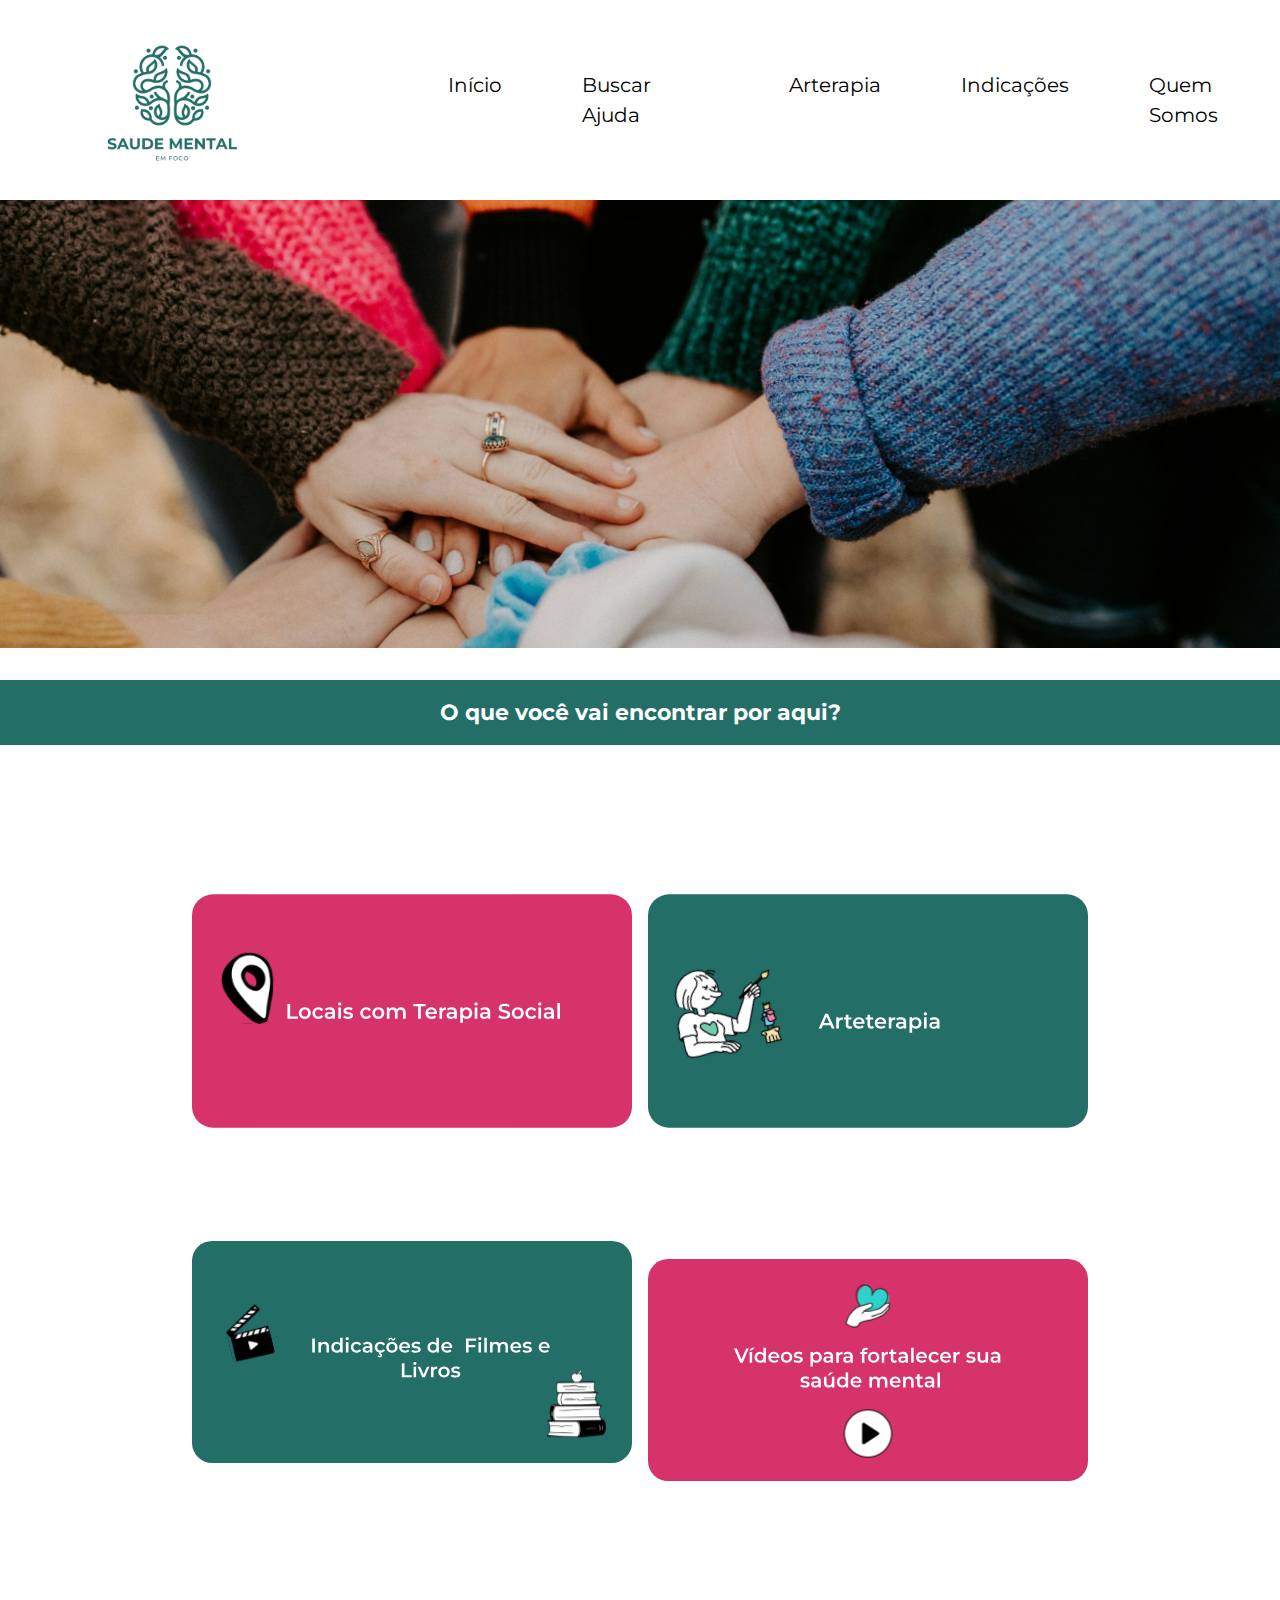
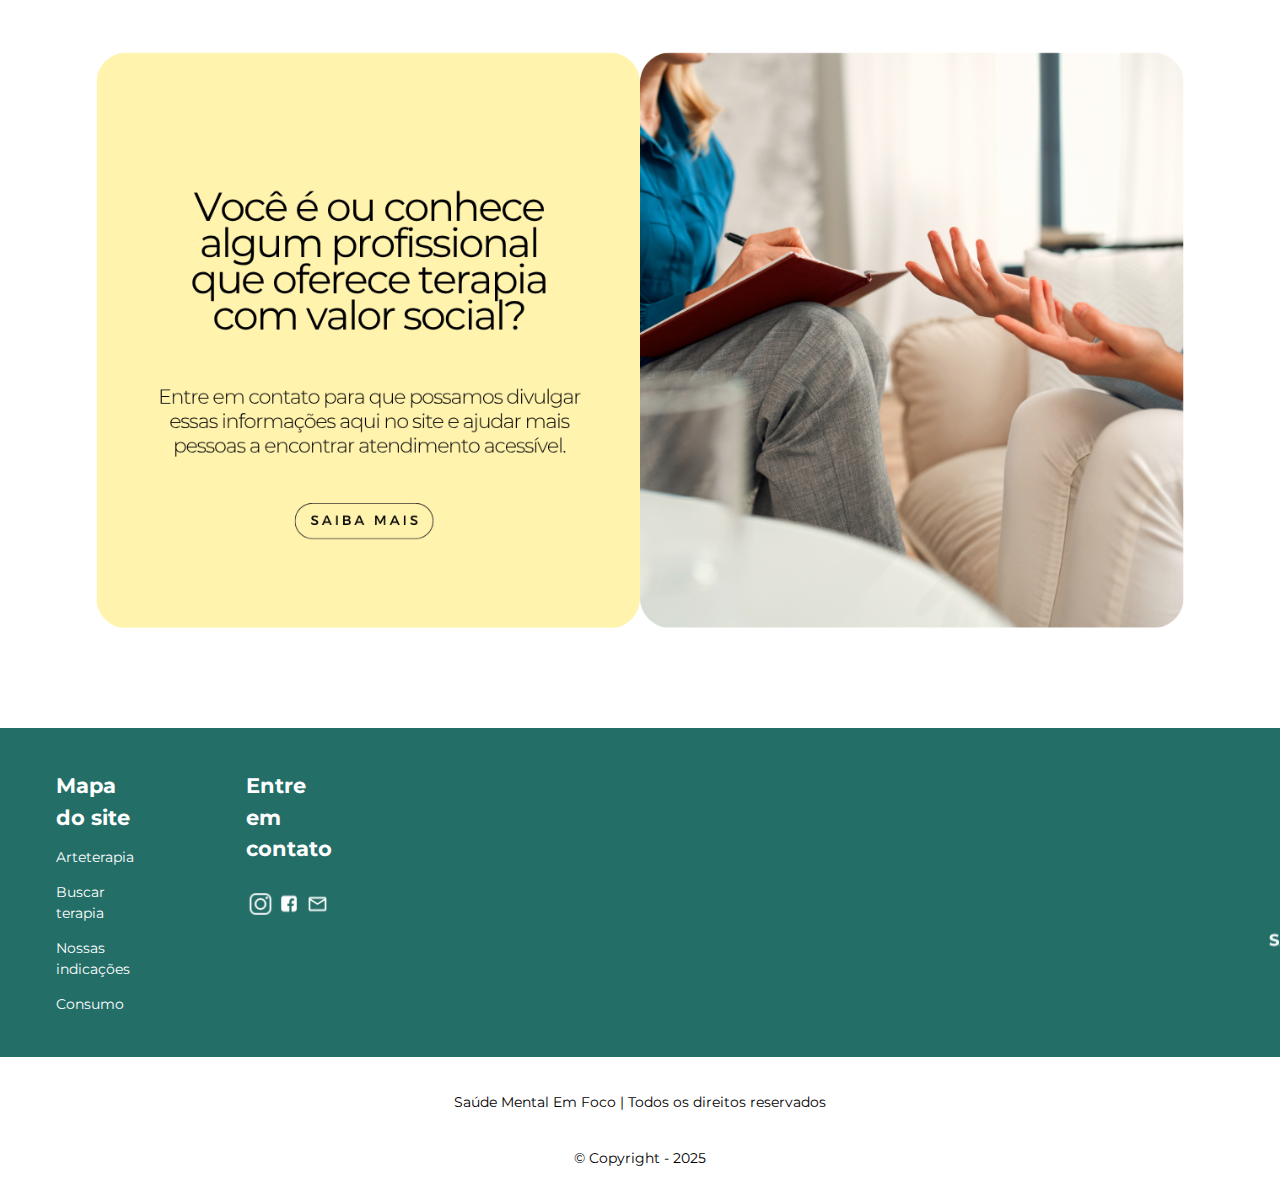
<file: index.html>
<!DOCTYPE html>
<html lang="pt-BR">
<head>
    <meta charset="UTF-8">
    <meta name="viewport" content="width=device-width, initial-scale=1.0">
    <title>Saúde Mental Em Foco</title>
    <link rel="stylesheet" href="/src/styles/reset.css">
    <link rel="stylesheet" href="src/styles/style.css">
    

</head>
<body>

    <header>

        <!-- header mobile -->

        <div class="container__cabecalho" id="inicio">
        
            <img src="src/imagens/logo-light-saude-mental.svg" alt="logo Saude mental em foco" class="cabecalho__logo">
            
            <img src="src/imagens/icone-menu-hamburguer.svg" alt="menu hamburguer" class="cabecalho__menu-hamburguer">
            
            
                    <ul class="cabecalho__menu-lista">
                        <li class="cabecalho__menu-lista-item"><a href="buscarajuda.html" class="cabecalho__menu-link">Início</a></li>
                        <li class="cabecalho__menu-lista-item"><a href="buscarajuda.html" class="cabecalho__menu-link">Buscar Ajuda</a></li>
                        <li class="cabecalho__menu-lista-item"><a href="arteterapia.html" class="cabecalho__menu-link">Arterapia</a></li>
                        <li class="cabecalho__menu-lista-item"><a href="indicacoes.html" class="cabecalho__menu-link">Indicações</a></li>
                        <li class="cabecalho__menu-lista-item"><a href="quemsomos.html" class="cabecalho__menu-link">Quem Somos</a></li>
            
                    </ul>
        </div>
        
                <!-- header tablet/desktop -->

        <div class="container__cabecalho-desktop-tablet">

            <img class="cabecalho-desktop_logo" src="src/imagens/logo-light-saude-mental.svg" alt="logo saude mental em foco">

            <div class="cabecalho-desktop__menu-de-navegacao">

                <ul class="cabecalho-desktop__menu-de-navegacao-lista">
                    <li class="cabecalho__menu-de-navegacao-item">
                        <a class="cabecalho__menu-de-navegacao-link" href="index.html">Início</a>
                    </li>
                    <li class="cabecalho__menu-de-navegacao-item">
                        <a class="cabecalho__menu-de-navegacao-link" href="buscarajuda.html">Buscar Ajuda</a>
                    </li>
                    <li class="cabecalho__menu-de-navegacao-item">
                        <a class="cabecalho__menu-de-navegacao-link" href="arteterapia.html">Arterapia</a>
                    </li>
                    <li class="cabecalho__menu-de-navegacao-item">
                        <a class="cabecalho__menu-de-navegacao-link" href="indicacoes.html">Indicações</a>
                    </li>
                    <li class="cabecalho__menu-de-navegacao-item">
                        <a class="cabecalho__menu-de-navegacao-link" href="quemsomos.html">Quem Somos</a>
                    </li>

                </ul>                

            </div>

        </div>

       

    </header>

    <main>
        
        <!-- mobile main -->

        <div>
            <img class="banner__header" src="src/imagens/banner-header-mobile.svg" alt="Imagem com várias mãos segurando umas as outras." >
        </div>

        <section>

            <div class="container__frase-informativa">
                <h2 class="frase-informativa-texto">O Que Você Vai Encontrar Por Aqui?</h2>

            </div>

        </section>

        <section>
            <div class="container__cards">

                <img class="card-conteudo"class="card-conteudo" src="src/imagens/banner-mobile-locais-terapia-social.svg" alt="Card rosa indica indica locais com terapia social.">

                <img class="card-conteudo" src="src/imagens/banner-arteterapia-mobile.svg" alt="card verde indica conteúdos sobre Arterapia.">

                <img  class="card-conteudo" src="src/imagens/banner-mobile-indicacoes-filmes.svg" alt="card rosa indica livros e filmes referente a bem estar emocional/mental.">

                <img  class="card-conteudo" src="src/imagens/banner-mobile-videos-saude-mental.svg" alt="card verde indica vídeos referente a bem estar mental. ">
                

            </div>
        </section>

     

        <!-- desktop main -->

        <div>
            <img class="banner__header-desktop" src="src/imagens/banner-desktop-header.svg" alt="Imagem com várias mãos segurando umas as outras">
        </div>

        <section>

            <div class="container__frase-informativa-desktop">

                <h2 class="frase-informativa-texto-desktop">O que você vai encontrar por aqui?</h2>

            </div>

        </section>

        <section>

            <div class="container__cards-desktop">

                <img class="card-conteudo-desktop" src="src/imagens/banner-terapia-social-desktop.svg" alt="Card rosa indica indica locais com terapia social.">

                <img class="card-conteudo-desktop" src="src/imagens/banner-arterapia-desktop.svg" alt="card verde indica conteúdos sobre Arterapia.">

                <img class="card-conteudo-desktop" src="src/imagens/banner-indicacoes-filmes-livros-saude-mental-desktop.svg" alt="card verde indica livros e filmes referente a bem estar emocional/mental.">

                <img class="card-conteudo-desktop" src="src/imagens/banner-indicacoes-vídeos-saude-mental.svg" alt="card rosa indica vídeos referente a bem estar emocional/mental. ">
                

            </div>
        </section>

        <section>
            <div class="contato__profissionais-mobile">
               <a href="#" class="link__contato-profissionais-mobile"><img class="imagem-contato-profissionais-mobile" src="src/imagens/banner_contato_mobile 2.svg" alt="imagem com fundo amarelo, e duas pessoas brancas conversando em um consultório, texto com chamada de contato para profissionais da psicologia que oferecem sessões com valor social"> </a> 

            </div>

            <div class="contato__profissionais-desktop">
               <a href="quemsomos.html" class="link__contato-profissionais-desktop"><img class="imagem-contato-profissionais-desktop" src="src/imagens/banner-indica-profissionais-psicologos-saude-mental.svg" alt="imagem com fundo amarelo, e duas pessoas brancas conversando em um consultório, texto com chamada de contato para profissionais da psicologia que oferecem sessões com valor social"> </a> 

            </div>
        </section>

        

    </main>
    
    <footer>
         
            
                <div class="rodape__container">

                    <img src="src/imagens/logo-dark-saude-mental.svg" alt="" class="rodape__logo">

                    <div class="rodape__container-links">
                        <a href="#" target="_blank" class="rodape__link"> <img src="src/imagens/link_instagram.svg" alt="Icone WhatsApp" class="rodape__link-img"></a>
                        <a href="#" target="_blank" class="rodape__link"> <img src="src/imagens/link_facebook.svg" alt="Icone LinkedIn" class="rodape__link-img" ></a>
                        <a href="#" class="rodape__link"> <img src="src/imagens/link_email.svg" alt="Icone email" class="rodape__link-img"></a>
                    </div>

                </div>

                <div class="rodape__container-desktop">
                    <div class="rodape_mapa-do-site">
                        <h2>Mapa do site</h2>
                        <a href="">Arteterapia</a>
                        <a href="">Buscar terapia</a>
                        <a href="">Nossas indicações</a>
                        <a href="">Consumo</a>

                    </div>

                    <div class="rodape__links-container">
                        <h2>Entre em contato</h2>

                        <div class="rodape__icones">
                            <a href="#" target="_blank" class="rodape__link"> <img src="src/imagens/link_instagram.svg" alt="Icone WhatsApp" class="rodape__link-img"></a>
                            <a href="#" target="_blank" class="rodape__link"> <img src="src/imagens/link_facebook.svg" alt="Icone LinkedIn" class="rodape__link-img" ></a>
                            <a href="#" class="rodape__link"> <img src="src/imagens/link_email.svg" alt="Icone email" class="rodape__link-img"></a>
                        </div>


                    </div>

                    <img src="src/imagens/logo-dark-saude-mental.svg" alt="" class="rodape__logo">

                </div>

                <p class="rodape__texto">Saúde Mental Em Foco | Todos os direitos reservados</p>
                   <p class="rodape__texto"> © Copyright - 2025</p>




    </footer>
    
    <script src="src/js/main.js"></script>
    
</body>
</html>
</file>
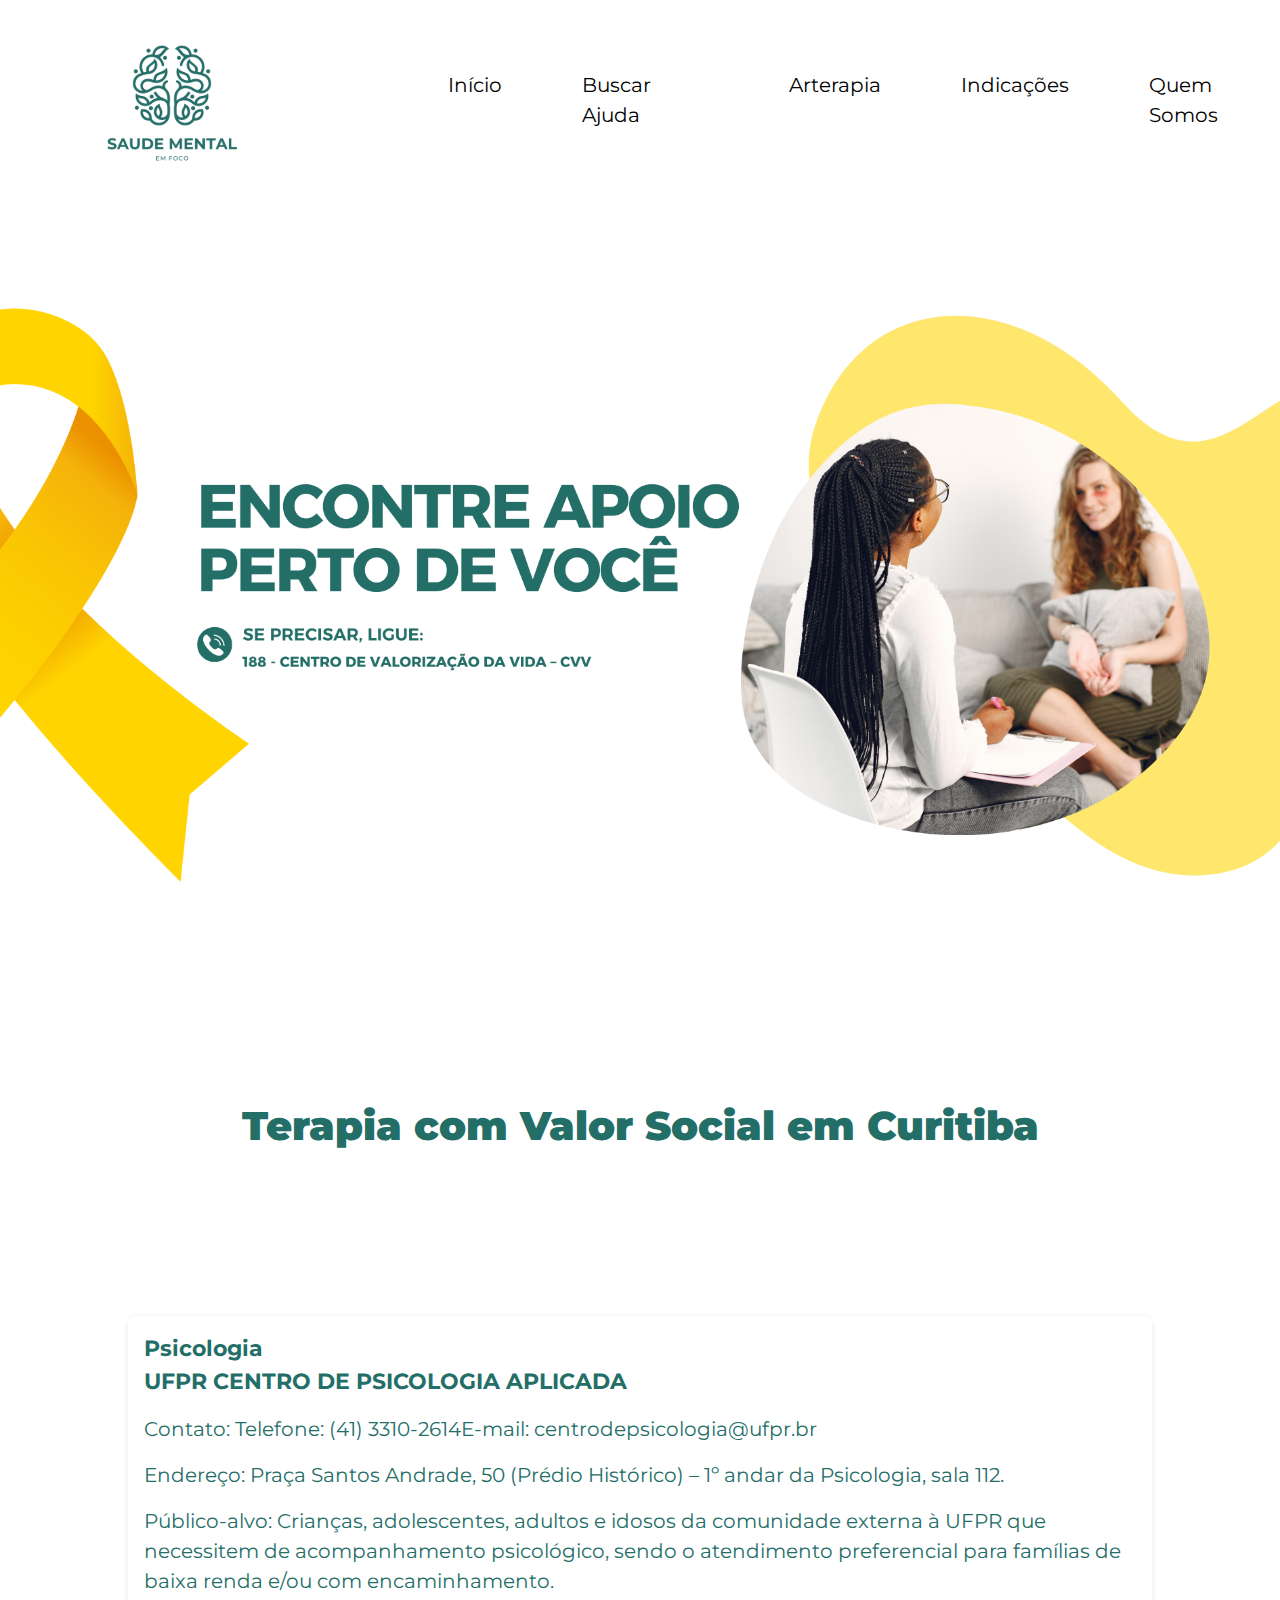
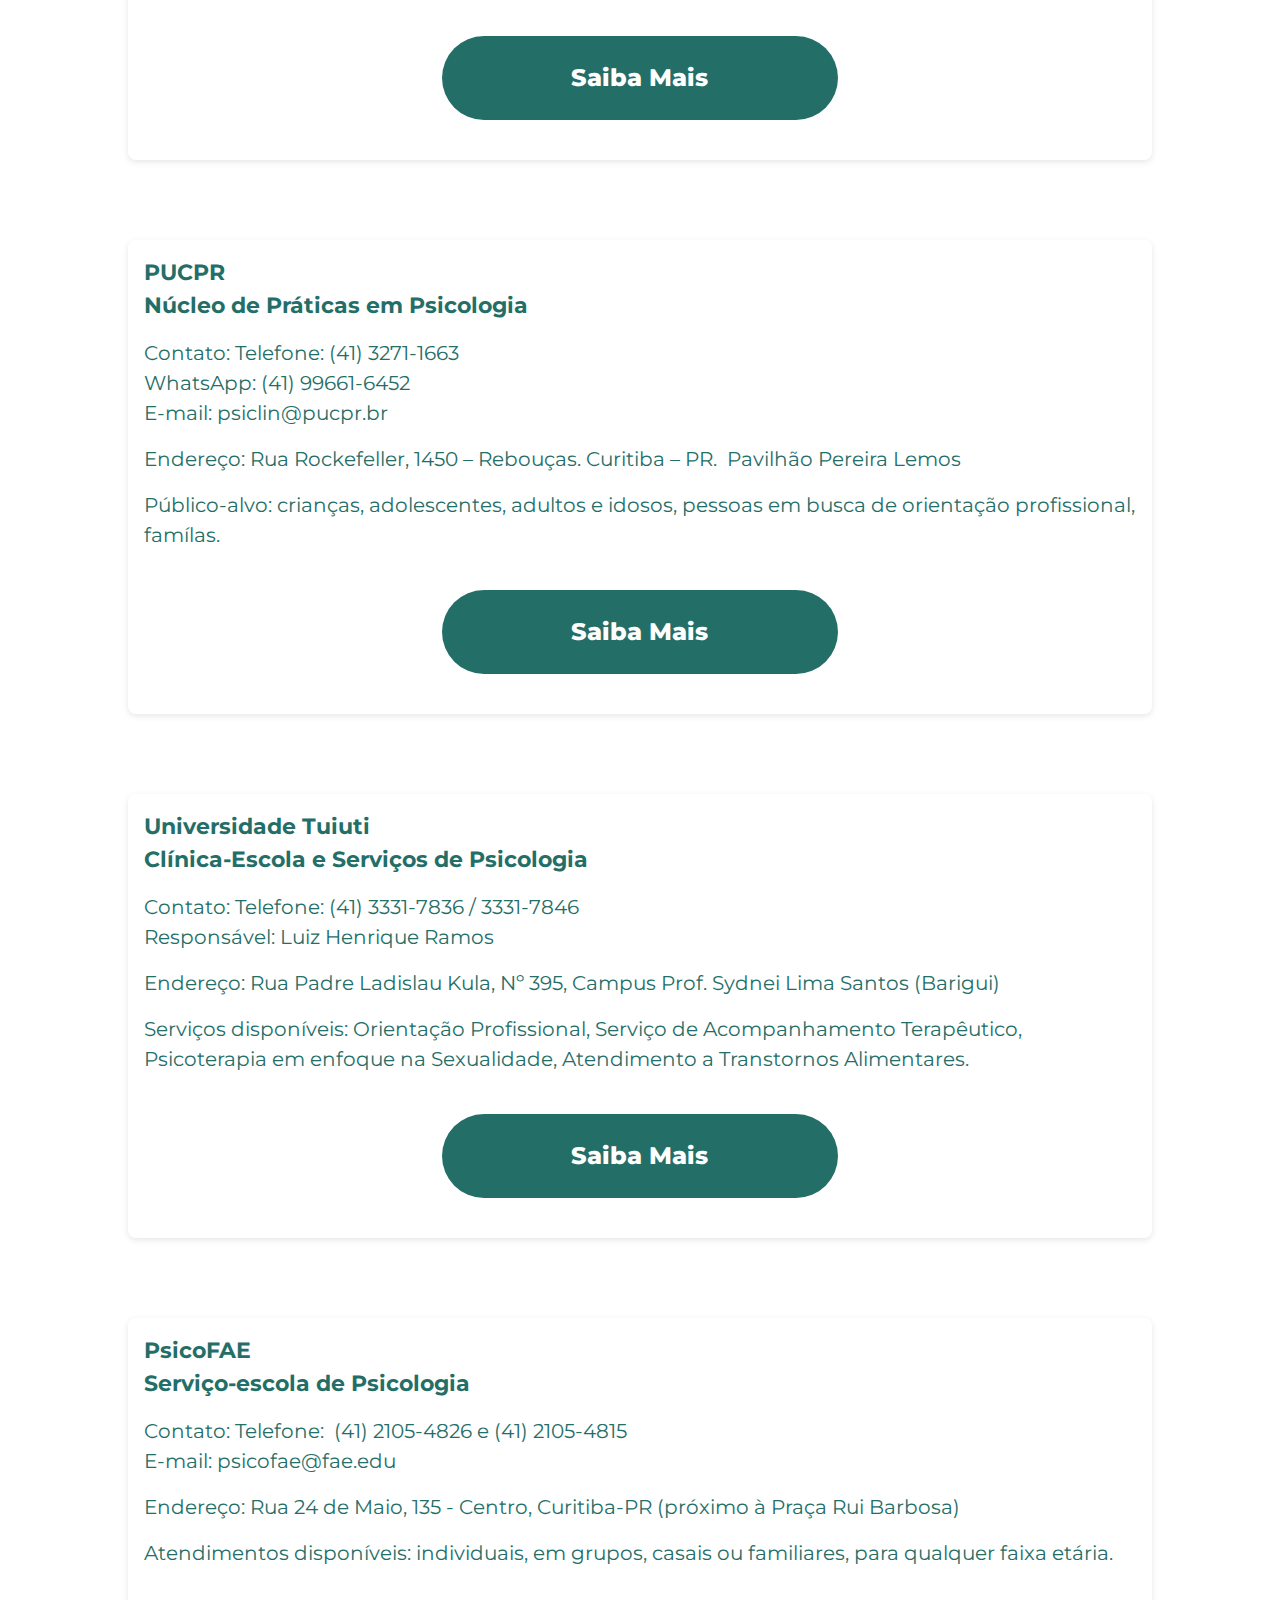
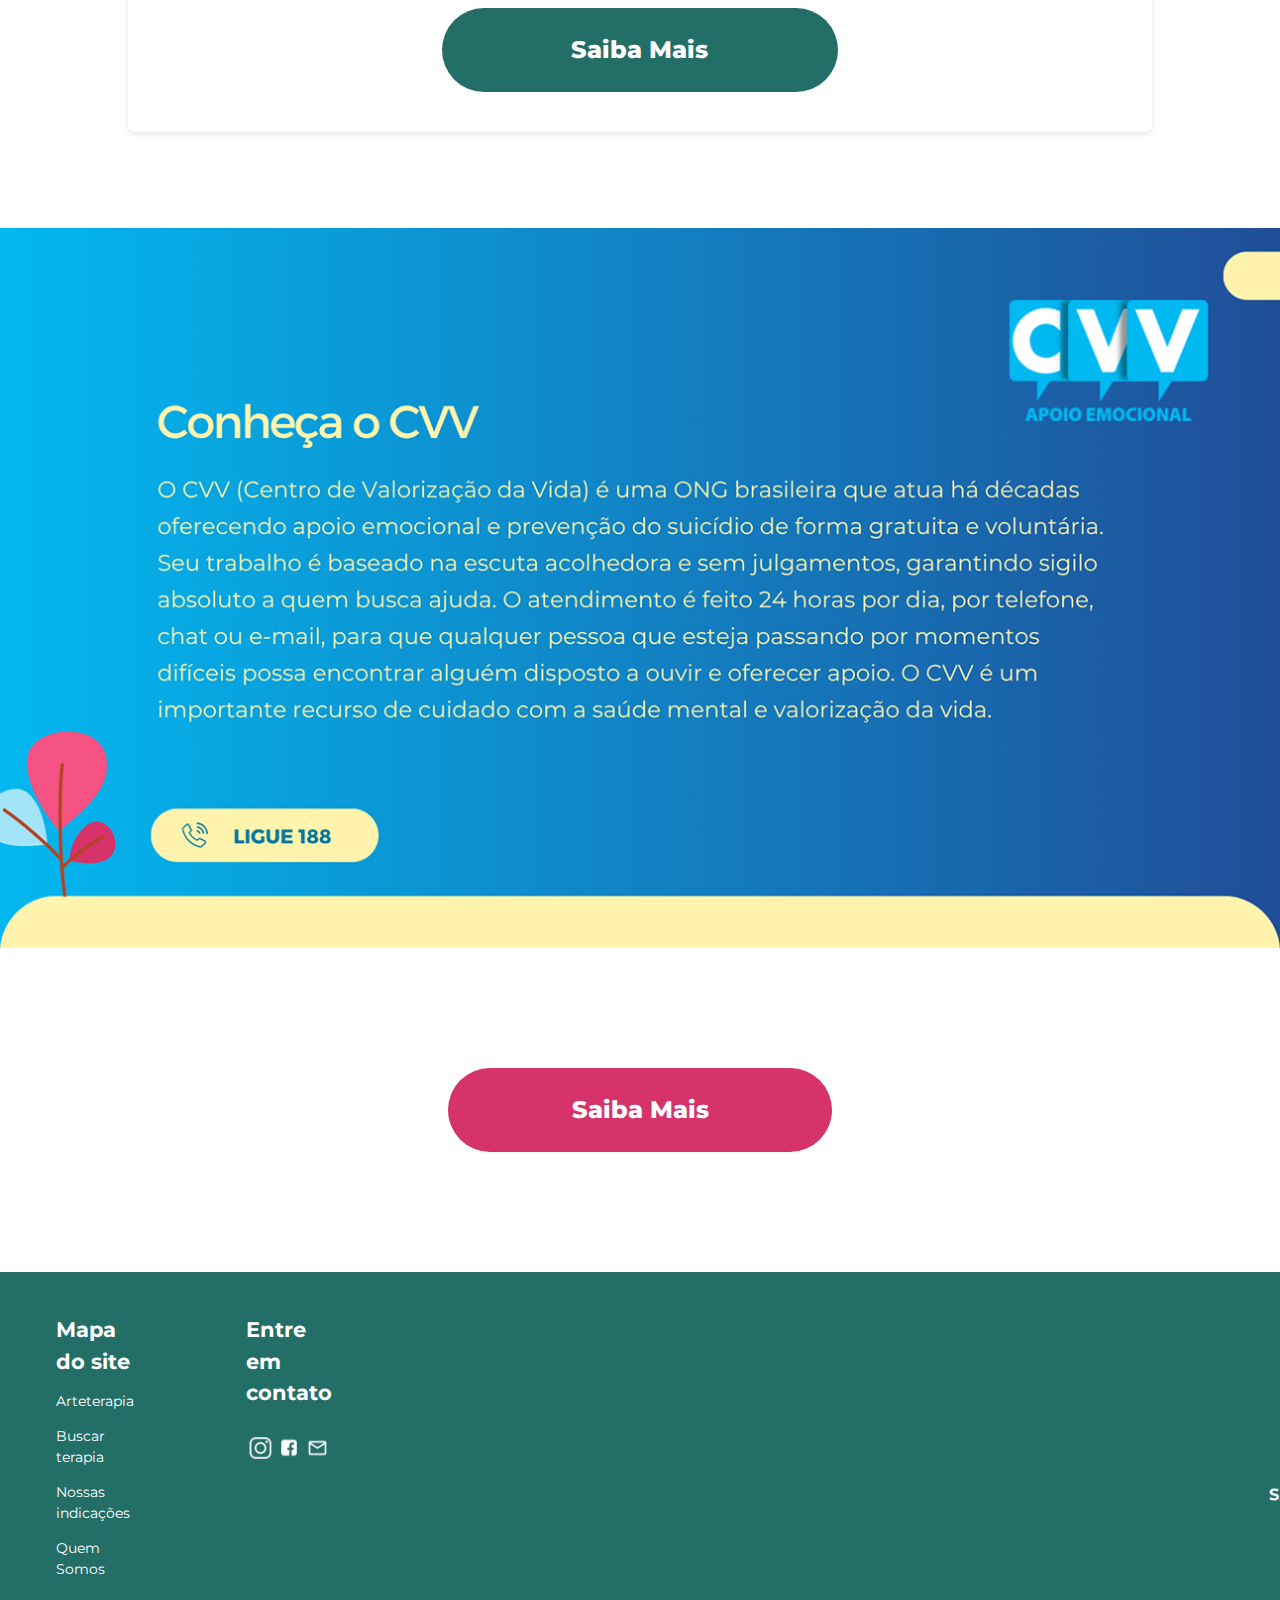
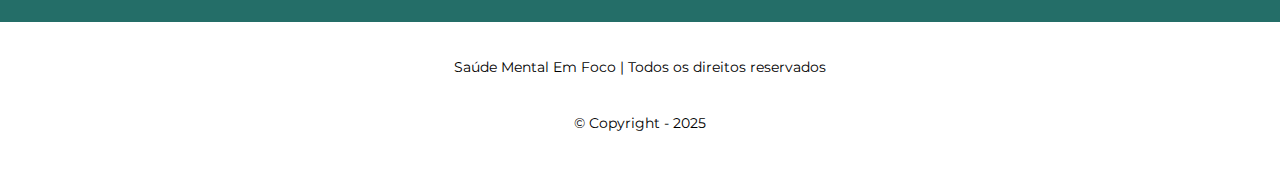
<file: buscarajuda.html>
<!DOCTYPE html>
<html lang="pt-BR">
<head>
    <meta charset="UTF-8">
    <meta name="viewport" content="width=device-width, initial-scale=1.0">
    <title>Saúde Mental Em Foco | Terapia Social</title>
    <link rel="stylesheet" href="/src/styles/reset.css">
    <link rel="stylesheet" href="src/styles/style.css">
    

</head>
<body>

    <header>

        <!-- header mobile -->

        <div class="container__cabecalho" id="inicio">
        
            <img src="src/imagens/logo-light-saude-mental.svg" alt="logo Saude mental em foco" class="cabecalho__logo">
            
            <img src="src/imagens/icone-menu-hamburguer.svg" alt="menu hamburguer" class="cabecalho__menu-hamburguer">
            
            
                    <ul class="cabecalho__menu-lista">
                        <li class="cabecalho__menu-lista-item"><a href="buscarajuda.html" class="cabecalho__menu-link">Início</a></li>
                        <li class="cabecalho__menu-lista-item"><a href="buscarajuda.html" class="cabecalho__menu-link">Buscar Ajuda</a></li>
                        <li class="cabecalho__menu-lista-item"><a href="arteterapia.html" class="cabecalho__menu-link">Arterapia</a></li>
                        <li class="cabecalho__menu-lista-item"><a href="indicacoes.html" class="cabecalho__menu-link">Indicações</a></li>
                        <li class="cabecalho__menu-lista-item"><a href="quemsomos.html" class="cabecalho__menu-link">Quem Somos</a></li>
            
                    </ul>
        </div>
        
                <!-- header tablet/desktop -->

        <div class="container__cabecalho-desktop-tablet">

            <img class="cabecalho-desktop_logo" src="src/imagens/logo-light-saude-mental.svg" alt="logo saude mental em foco">

            <div class="cabecalho-desktop__menu-de-navegacao">

                <ul class="cabecalho-desktop__menu-de-navegacao-lista">
                    <li class="cabecalho__menu-de-navegacao-item">
                        <a class="cabecalho__menu-de-navegacao-link" href="index.html">Início</a>
                    </li>
                    <li class="cabecalho__menu-de-navegacao-item">
                        <a class="cabecalho__menu-de-navegacao-link" href="buscarajuda.html">Buscar Ajuda</a>
                    </li>
                    <li class="cabecalho__menu-de-navegacao-item">
                        <a class="cabecalho__menu-de-navegacao-link" href="arteterapia.html">Arterapia</a>
                    </li>
                    <li class="cabecalho__menu-de-navegacao-item">
                        <a class="cabecalho__menu-de-navegacao-link" href="indicacoes.html">Indicações</a>
                    </li>
                    <li class="cabecalho__menu-de-navegacao-item">
                        <a class="cabecalho__menu-de-navegacao-link" href="quemsomos.html">Quem Somos</a>
                    </li>

                </ul>                

            </div>

        </div>

       

    </header>

    <main>
        <img src="src/imagens/banner-terapia-social-encontre-ajuda-desktop.png" class="banner__encontre-ajuda-desktop" alt="">

        <img src="src/imagens/banner-terapia-social-mobile.png" class="banner__encontre-ajuda-mobile" alt="">

        <h1 class="titulo__terapia-social">Terapia com Valor Social em Curitiba</h1>

        <section>
            <div class="cards-terapia-social__container">
                <div class="card__terapia-social">
                <h1 class="card__titulo"> Psicologia <br> UFPR CENTRO DE PSICOLOGIA APLICADA</h1>
                <p class="card__texto">Contato:
                Telefone: (41) 3310-2614E-mail: centrodepsicologia@ufpr.br</p>
                <p class="card__texto">Endereço: Praça Santos Andrade, 50 (Prédio Histórico) – 1º andar da Psicologia, sala 112.</p>
                <p class="card__texto">Público-alvo: Crianças, adolescentes, adultos e idosos da comunidade externa à UFPR que necessitem de acompanhamento psicológico, sendo o atendimento preferencial para famílias de baixa renda e/ou com encaminhamento.</p>
                <a href="https://p4e.ufpr.br/atendimento/atendimento-psicologico/" class="card__terapia-social-link" target="_blank">Saiba Mais</a>
                </div>

                <div class="card__terapia-social">
                <h1 class="card__titulo"> PUCPR<br>
                    Núcleo de Práticas em Psicologia
                    </h1>
                <p class="card__texto"> Contato:
                    Telefone: (41) 3271-1663<br>
                    WhatsApp: (41) 99661-6452 <br>
                    E-mail: psiclin@pucpr.br</p>
                <p class="card__texto">Endereço: Rua Rockefeller, 1450 – Rebouças. Curitiba – PR.  Pavilhão Pereira Lemos</p>
                <p class="card__texto">Público-alvo: crianças, adolescentes, adultos e idosos, pessoas em busca de orientação profissional, famílas.</p>
                <a href="https://www.pucpr.br/escola-de-medicina-e-ciencias-da-vida/servicos/nucleo-de-pratica-em-psicologia/" target="_blank" class="card__terapia-social-link">Saiba Mais</a>
                </div>
                <div class="card__terapia-social">
                <h1 class="card__titulo"> Universidade Tuiuti
                <br> Clínica-Escola e Serviços de Psicologia</h1>
                <p class="card__texto">Contato:
                    Telefone: (41) 3331-7836 / 3331-7846<br>
                    Responsável: Luiz Henrique Ramos</p>
                <p class="card__texto">Endereço: Rua Padre Ladislau Kula, Nº 395, Campus Prof. Sydnei Lima Santos (Barigui)</p>
                <p class="card__texto">Serviços disponíveis: Orientação Profissional, Serviço de Acompanhamento Terapêutico, Psicoterapia em enfoque na Sexualidade, Atendimento a Transtornos Alimentares.</p>
                <a href="https://tuiuti.edu.br/pratica-e-pesquisa/clinicas-e-nucleos/clinica-de-psicologia/" class="card__terapia-social-link" target="_blank">Saiba Mais</a>
                </div>
                <div class="card__terapia-social">
                <h1 class="card__titulo"> PsicoFAE
                <br> Serviço-escola de Psicologia</h1>
                <p class="card__texto">Contato:
                    Telefone:  (41) 2105-4826 e (41) 2105-4815<br>
                    E-mail: psicofae@fae.edu</p>
                <p class="card__texto">Endereço:  Rua 24 de Maio, 135 - Centro, Curitiba-PR (próximo à Praça Rui Barbosa)</p>
                <p class="card__texto">Atendimentos disponíveis: individuais, em grupos, casais ou familiares, para qualquer faixa etária. </p>
                <a href="https://fae.edu/servicos/psicofae.vm" target="_blank" class="card__terapia-social-link">Saiba Mais</a>
                </div>
            </div>
            
        </section>

        <img class="banner-cvv-desktop" src="src/imagens/banner-cvv-informativo-desktop.png" alt="banner informativo sobre o CVV, Centro de Valorização da Vida">

        <img class="banner-cvv-mobile" src="src/imagens/banner-cvv-mobile.png" alt="banner informativo sobre o CVV, Centro de Valorização da Vida">

        <a href="https://cvv.org.br/" target="_blank" class="botao-saiba-mais-cvv">Saiba Mais</a>

    </main>


    
        <footer>
         
            
                <div class="rodape__container">

                    <img src="src/imagens/logo-dark-saude-mental.svg" alt="" class="rodape__logo">

                    <div class="rodape__container-links">
                        <a href="#" target="_blank" class="rodape__link"> <img src="src/imagens/link_instagram.svg" alt="Icone WhatsApp" class="rodape__link-img"></a>
                        <a href="#" target="_blank" class="rodape__link"> <img src="src/imagens/link_facebook.svg" alt="Icone LinkedIn" class="rodape__link-img" ></a>
                        <a href="#" class="rodape__link"> <img src="src/imagens/link_email.svg" alt="Icone email" class="rodape__link-img"></a>
                    </div>

                </div>

                <div class="rodape__container-desktop">
                    <div class="rodape_mapa-do-site">
                        <h2>Mapa do site</h2>
                        <a href="arteterapia.html">Arteterapia</a>
                        <a href="buscarajuda.html">Buscar terapia</a>
                        <a href="indicacoes.html">Nossas indicações</a>
                        <a href="quemsomos.html">Quem Somos</a>

                    </div>

                    <div class="rodape__links-container">
                        <h2>Entre em contato</h2>

                        <div class="rodape__icones">
                            <a href="#" target="_blank" class="rodape__link"> <img src="src/imagens/link_instagram.svg" alt="Icone WhatsApp" class="rodape__link-img"></a>
                            <a href="#" target="_blank" class="rodape__link"> <img src="src/imagens/link_facebook.svg" alt="Icone LinkedIn" class="rodape__link-img" ></a>
                            <a href="#" class="rodape__link"> <img src="src/imagens/link_email.svg" alt="Icone email" class="rodape__link-img"></a>
                        </div>


                    </div>

                    <img src="src/imagens/logo-dark-saude-mental.svg" alt="" class="rodape__logo">

                </div>

                <p class="rodape__texto">Saúde Mental Em Foco | Todos os direitos reservados</p>
                   <p class="rodape__texto"> © Copyright - 2025</p>




    </footer>
    
    <script src="src/js/main.js"></script>
    
</body>
</html>
</file>
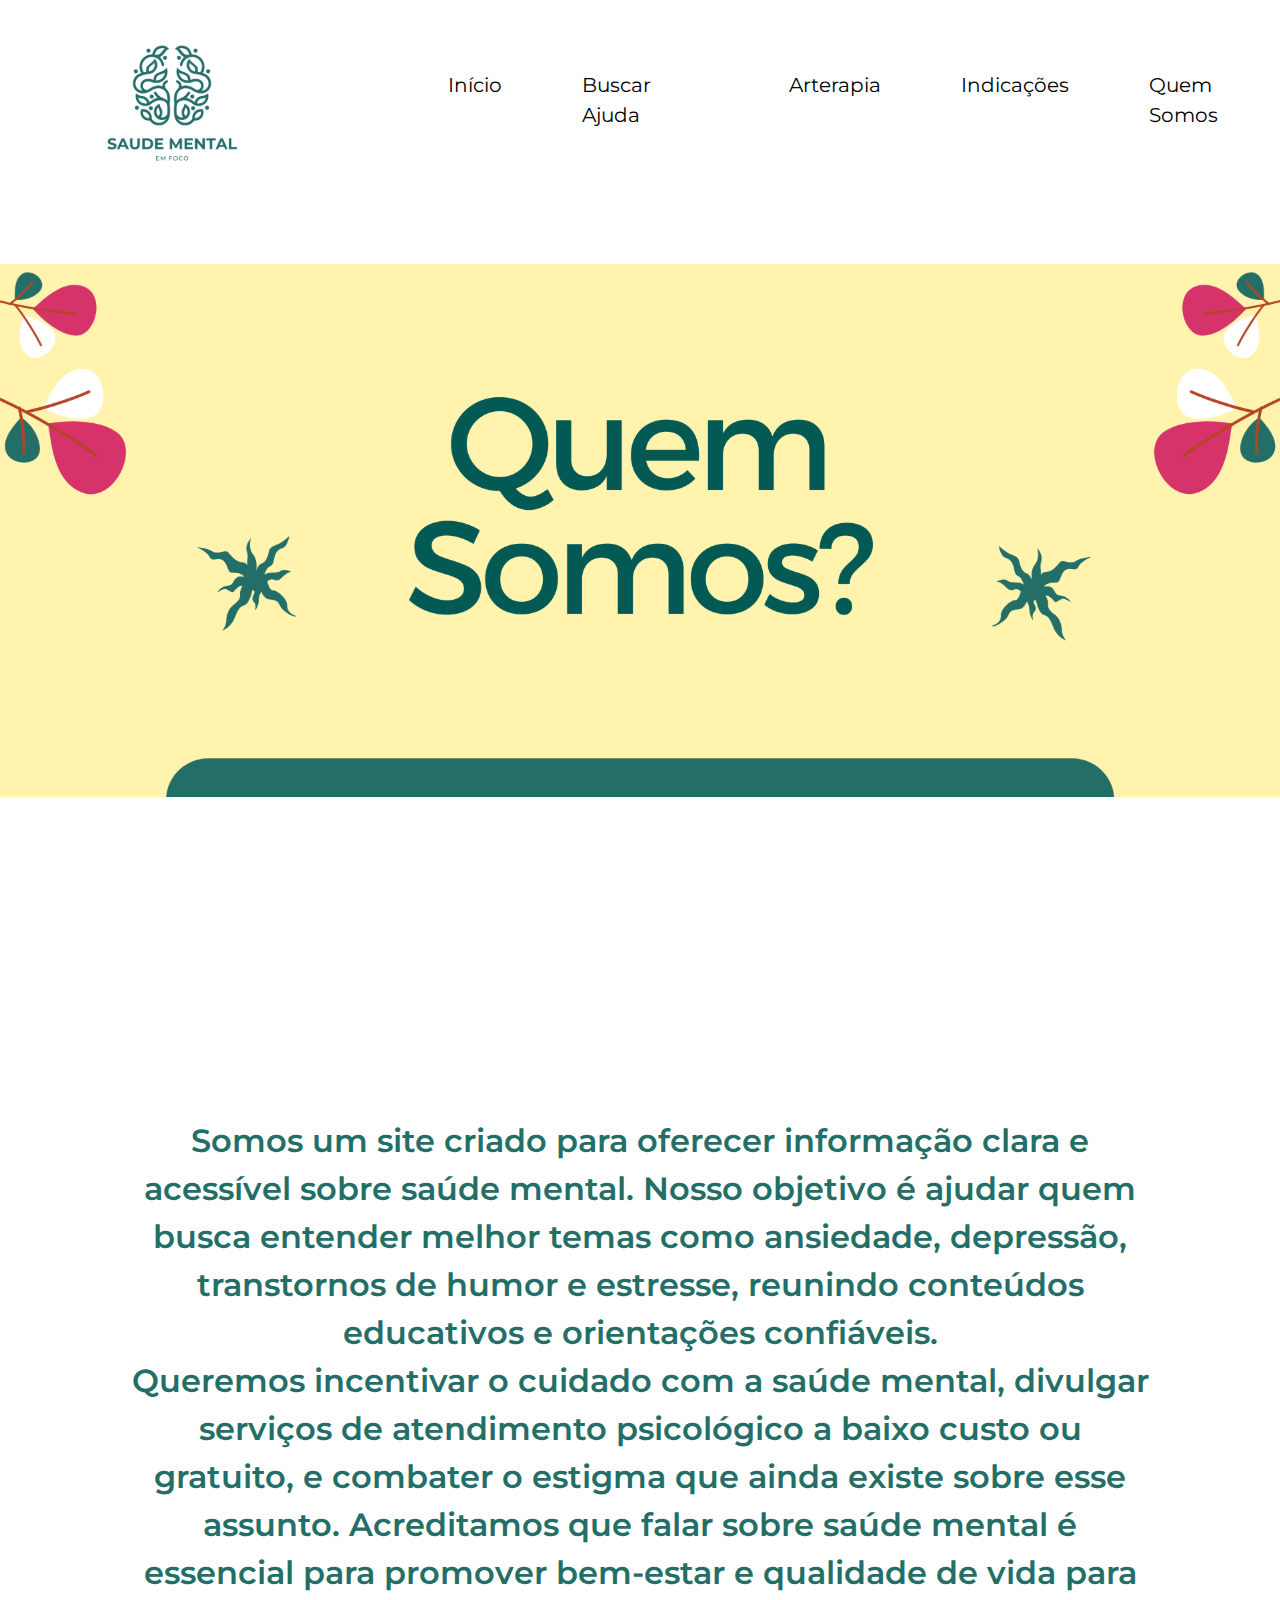
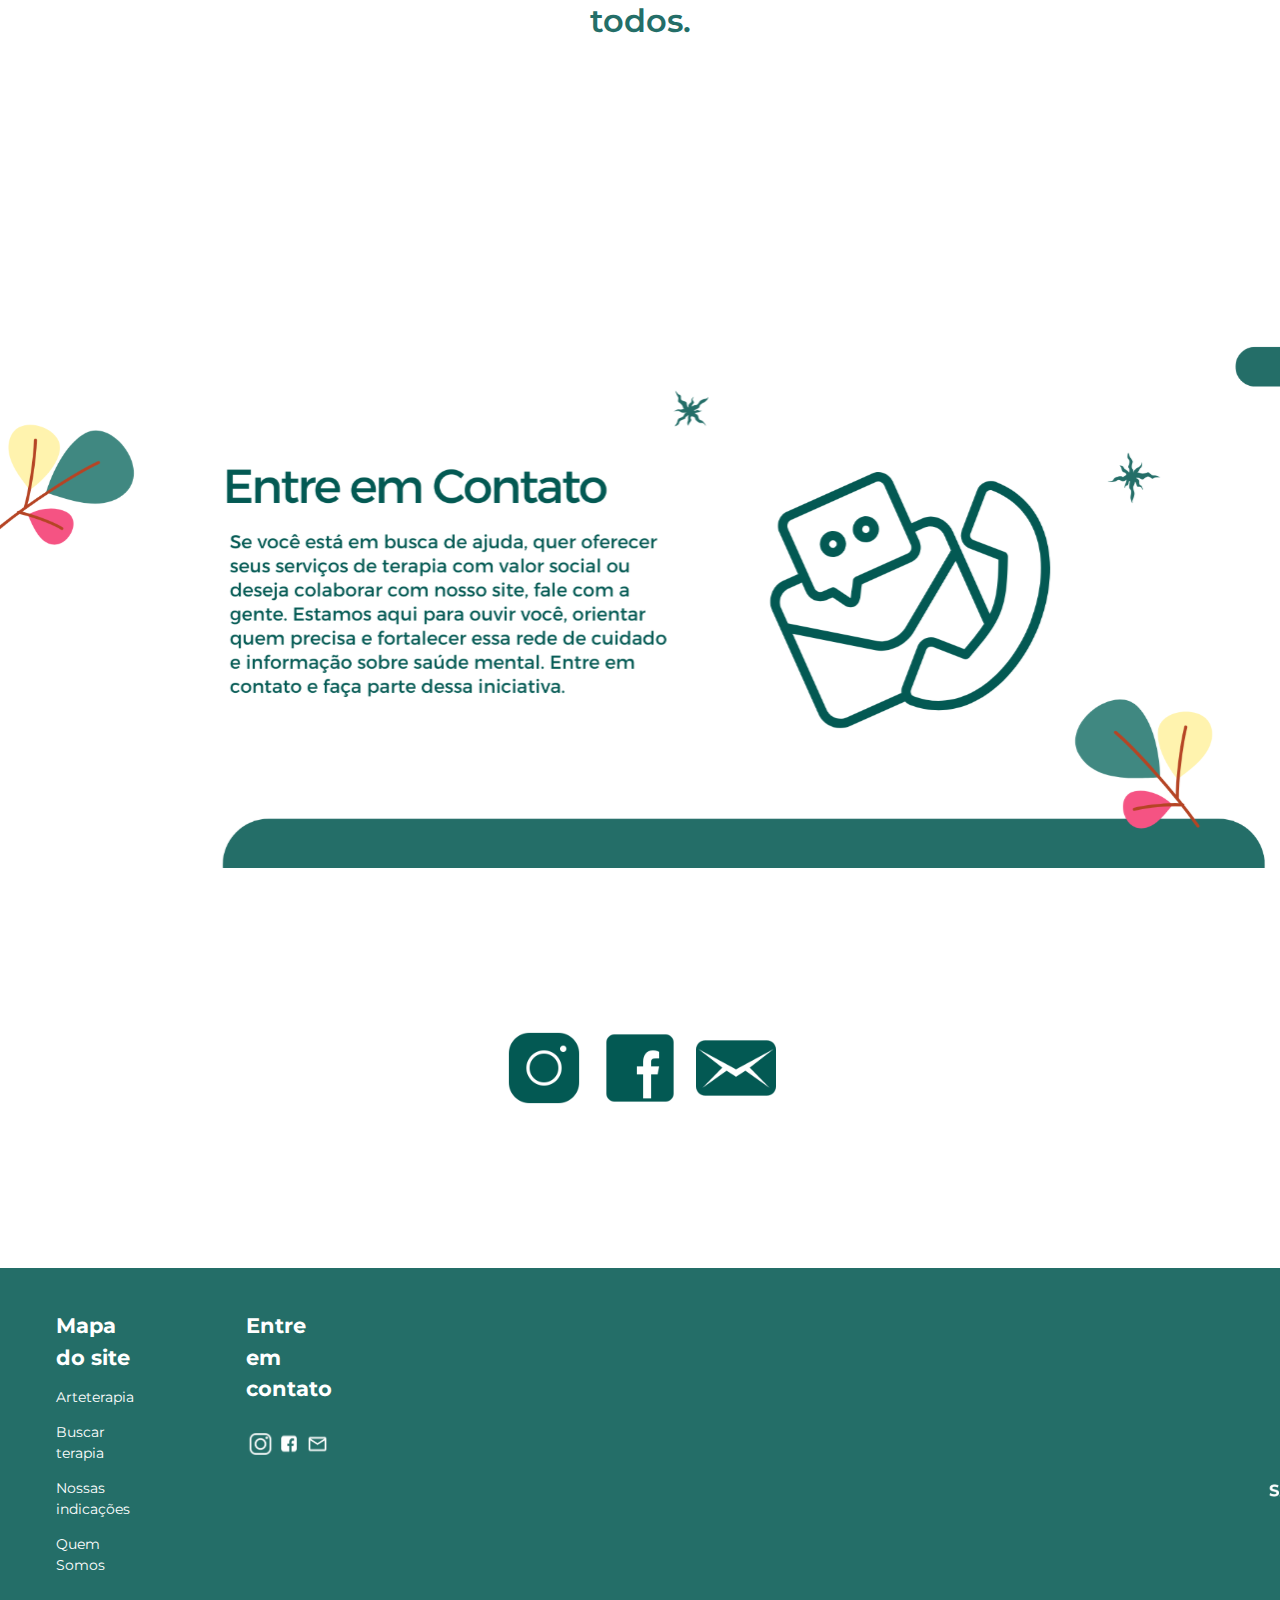
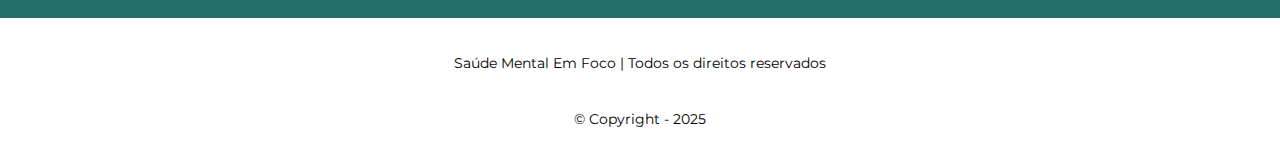
<file: quemsomos.html>
<!DOCTYPE html>
<html lang="pt-BR">
<head>
    <meta charset="UTF-8">
    <meta name="viewport" content="width=device-width, initial-scale=1.0">
    <title>Saúde Mental Em Foco</title>
    <link rel="stylesheet" href="/src/styles/reset.css">
    <link rel="stylesheet" href="src/styles/style.css">
    

</head>
<body>

    <header>

        <!-- header mobile -->

        <div class="container__cabecalho" id="inicio">
        
            <img src="src/imagens/logo-light-saude-mental.svg" alt="logo Saude mental em foco" class="cabecalho__logo">
            
            <img src="src/imagens/icone-menu-hamburguer.svg" alt="menu hamburguer" class="cabecalho__menu-hamburguer">
            
            
                    <ul class="cabecalho__menu-lista">
                        <li class="cabecalho__menu-lista-item"><a href="index.html" class="cabecalho__menu-link">Início</a></li>
                        <li class="cabecalho__menu-lista-item"><a href="buscarajuda.html" class="cabecalho__menu-link">Buscar Ajuda</a></li>
                        <li class="cabecalho__menu-lista-item"><a href="arteterapia.html" class="cabecalho__menu-link">Arterapia</a></li>
                        <li class="cabecalho__menu-lista-item"><a href="indicacoes.html" class="cabecalho__menu-link">Indicações</a></li>
                        <li class="cabecalho__menu-lista-item"><a href="quemsomos.html" class="cabecalho__menu-link">Quem Somos</a></li>
            
                    </ul>
        </div>
        
                <!-- header tablet/desktop -->

        <div class="container__cabecalho-desktop-tablet">

            <img class="cabecalho-desktop_logo" src="src/imagens/logo-light-saude-mental.svg" alt="logo saude mental em foco">

            <div class="cabecalho-desktop__menu-de-navegacao">

                <ul class="cabecalho-desktop__menu-de-navegacao-lista">
                    <li class="cabecalho__menu-de-navegacao-item">
                        <a class="cabecalho__menu-de-navegacao-link" href="index.html">Início</a>
                    </li>
                    <li class="cabecalho__menu-de-navegacao-item">
                        <a class="cabecalho__menu-de-navegacao-link" href="buscarajuda.html">Buscar Ajuda</a>
                    </li>
                    <li class="cabecalho__menu-de-navegacao-item">
                        <a class="cabecalho__menu-de-navegacao-link" href="arteterapia.html">Arterapia</a>
                    </li>
                    <li class="cabecalho__menu-de-navegacao-item">
                        <a class="cabecalho__menu-de-navegacao-link" href="indicacoes.html">Indicações</a>
                    </li>
                    <li class="cabecalho__menu-de-navegacao-item">
                        <a class="cabecalho__menu-de-navegacao-link" href="quemsomos.html">Quem Somos</a>
                    </li>

                </ul>                

            </div>

        </div>

       

    </header>

    <main>
        <img src="src/imagens/banner-quem-somos- desktop (1).svg" class="banner__quem-somos-desktop" alt="">
        
        <img src="src/imagens/quem-somos-mobile (2).png" class="banner__quem-somos-mobile" alt="">

        <div class="quem-somos__container">

            <p class="quem-somos__texto">Somos um site criado para oferecer informação clara e acessível sobre saúde mental. Nosso objetivo é ajudar quem busca entender melhor temas como ansiedade, depressão, transtornos de humor e estresse, reunindo conteúdos educativos e orientações confiáveis. <br>Queremos incentivar o cuidado com a saúde mental, divulgar serviços de atendimento psicológico a baixo custo ou gratuito, e combater o estigma que ainda existe sobre esse assunto. Acreditamos que falar sobre saúde mental é essencial para promover bem-estar e qualidade de vida para todos.</p>

        </div>

        <img src="src/imagens/banner_entre em contato-desktop.svg" class="banner_entre-em-contato-desktop" alt="">
        <img src="src/imagens/banner-contato-mobile.png" class="banner_entre-em-contato-mobile" alt="">

        <div class="container__contato-icones">
            <a href="#" target="_blank" class="contato__link"> <img src="src/imagens/icone-instagram-verde.svg" alt="Icone WhatsApp" class="contato__link-img"></a>
            <a href="#" target="_blank" class="contato__link"> <img src="src/imagens/icone-facebook-verde.svg" alt="Icone Facebook" class="contato__link-img" ></a>
            <a href="#" class="contato__link"> <img src="src/imagens/icone-email-verde.svg" alt="Icone email" class="contato__link-img"></a>
        </div>
    </main>
    
    <footer>
         
            
                <div class="rodape__container">

                    <img src="src/imagens/logo-dark-saude-mental.svg" alt="" class="rodape__logo">

                    <div class="rodape__container-links">
                        <a href="#" target="_blank" class="rodape__link"> <img src="src/imagens/link_instagram.svg" alt="Icone WhatsApp" class="rodape__link-img"></a>
                        <a href="#" target="_blank" class="rodape__link"> <img src="src/imagens/link_facebook.svg" alt="Icone LinkedIn" class="rodape__link-img" ></a>
                        <a href="#" class="rodape__link"> <img src="src/imagens/link_email.svg" alt="Icone email" class="rodape__link-img"></a>
                    </div>

                </div>

                <div class="rodape__container-desktop">
                    <div class="rodape_mapa-do-site">
                        <h2>Mapa do site</h2>
                        <a href="arteterapia.html">Arteterapia</a>
                        <a href="buscarajuda.html">Buscar terapia</a>
                        <a href="indicacoes.html">Nossas indicações</a>
                        <a href="quemsomos.html">Quem Somos</a>

                    </div>

                    <div class="rodape__links-container">
                        <h2>Entre em contato</h2>

                        <div class="rodape__icones">
                            <a href="#" target="_blank" class="rodape__link"> <img src="src/imagens/link_instagram.svg" alt="Icone WhatsApp" class="rodape__link-img"></a>
                            <a href="#" target="_blank" class="rodape__link"> <img src="src/imagens/link_facebook.svg" alt="Icone LinkedIn" class="rodape__link-img" ></a>
                            <a href="#" class="rodape__link"> <img src="src/imagens/link_email.svg" alt="Icone email" class="rodape__link-img"></a>
                        </div>


                    </div>

                    <img src="src/imagens/logo-dark-saude-mental.svg" alt="" class="rodape__logo">

                </div>

                <p class="rodape__texto">Saúde Mental Em Foco | Todos os direitos reservados</p>
                   <p class="rodape__texto"> © Copyright - 2025</p>




    </footer>
    
    <script src="src/js/main.js"></script>
    
</body>
</html>
</file>
<file: src/styles/style.css>
@import url("../styles/header.css");
@import url("../styles/main.css");
@import url("../styles/carrossel.css");
@import url("../styles/contato.css");
@import url("../styles/rodape.css");

@import url('https://fonts.googleapis.com/css2?family=Montserrat:ital,wght@0,100..900;1,100..900&display=swap');


:root{
    --background-color: #FFFF;
    --verde:#246E68;
    --rosa:#D6336A;
    --amarelo:#FFF3AE;
    --fonte-principal: "Montserrat"

}

body{
    background-color: var(--background-color);
    font-family: var(--fonte-principal);
    font-size: 16px;
    font-weight: 400;

}
</file>
